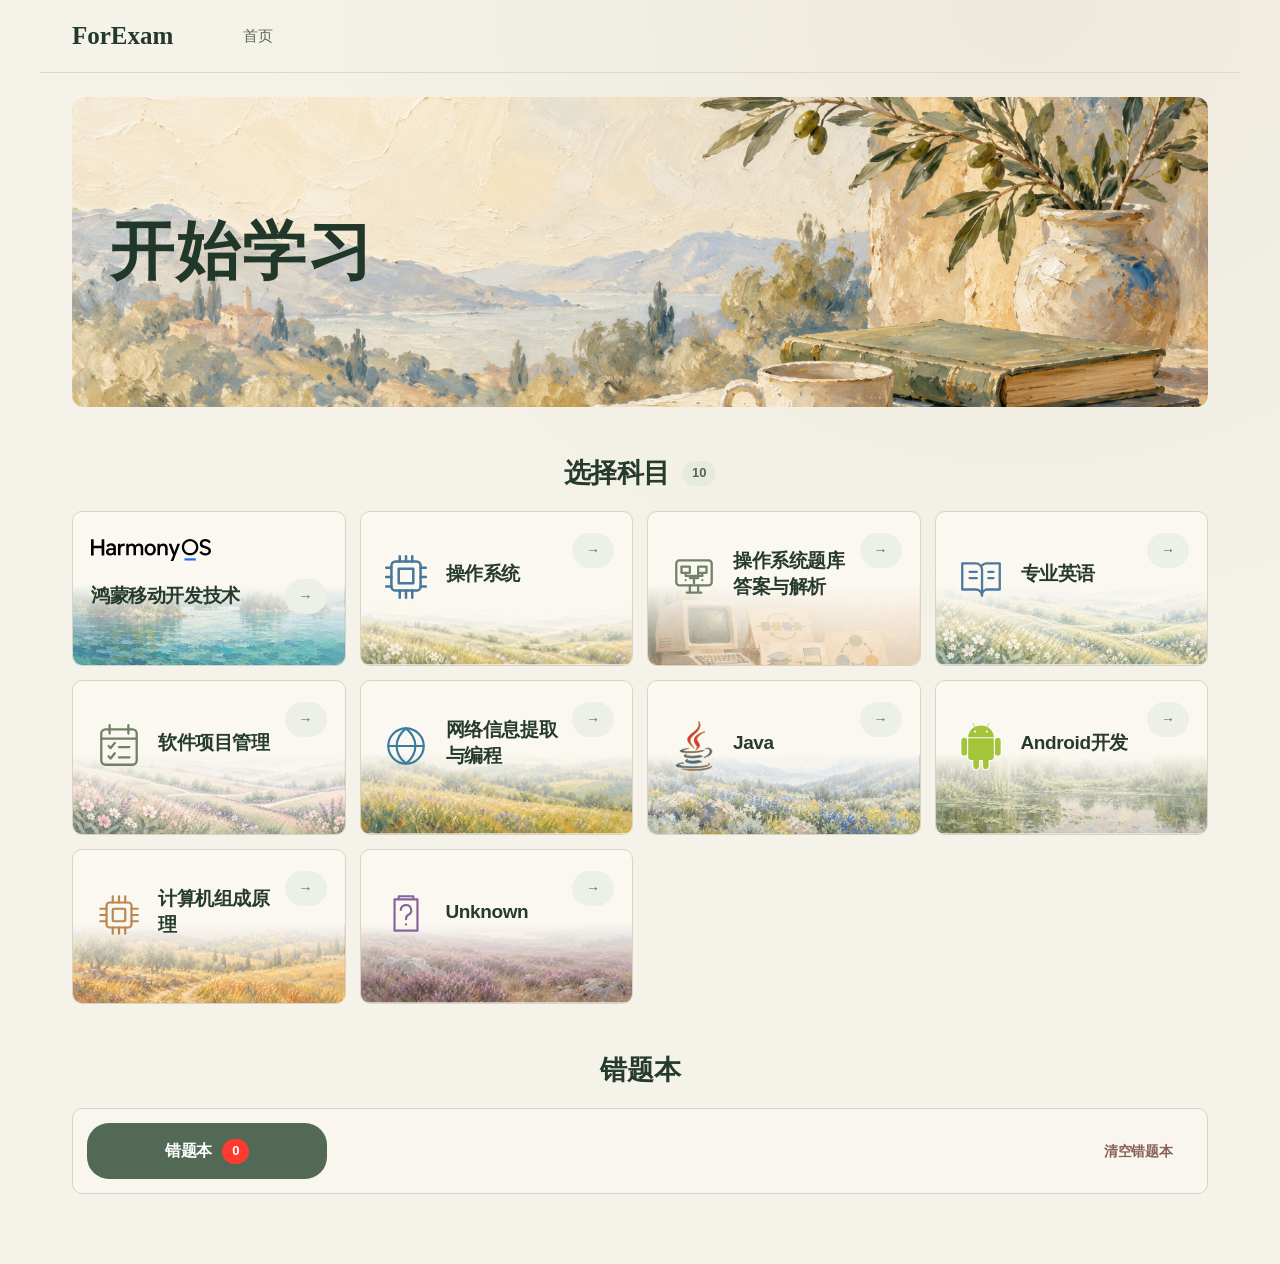
<file: index.html>
<!-- index.html -->
<!DOCTYPE html>
<html lang="zh-CN">
<head>
  <meta charset="UTF-8" />
  <meta name="viewport" content="width=device-width, initial-scale=1.0, viewport-fit=cover" />
  <title>考试自测系统</title>
  <link rel="stylesheet" href="css/style.css?v=20260716-3" />
  <link rel="stylesheet" href="css/oil.css?v=20261102-5" />
</head>
<body>
<div class="scene" aria-hidden="true">
  <div class="orb orb-a"></div>
  <div class="orb orb-b"></div>
  <div class="orb orb-c"></div>
</div>

<header class="site-header"><a class="site-brand" href="index.html">ForExam</a><span>首页</span></header>
<main class="app-shell home-shell">
  <section class="hero-card">
    <h1>开始学习</h1>
  </section>

  <section class="panel">
    <div class="section-title">
      <h2>选择科目</h2>
      <span id="subjectCount" class="badge">3</span>
    </div>
    <div id="subjectList" class="card-grid">
      <a class="subject-card" href="subject.html?subj=web-crawler">
        <div>
          <h3>网络信息提取与编程</h3>
          <p>点击进入科目</p>
        </div>
        <p>开始学习 →</p>
      </a>

      <a class="subject-card" href="subject.html?subj=java">
        <div>
          <h3>Java</h3>
          <p>点击进入科目</p>
        </div>
        <p>开始学习 →</p>
      </a>

      <a class="subject-card" href="subject.html?subj=android-development">
        <div>
          <h3>Android开发</h3>
          <p>点击进入科目</p>
        </div>
        <p>开始学习 →</p>
      </a>
    </div>
  </section>
<section class="mistake-section"><h2>错题本</h2>
<nav class="dock home-dock">
  <button id="mistakeBookBtn" class="dock-btn dock-btn-primary danger-soft" type="button">
    错题本
    <span id="mistakeCount" class="pill">0</span>
  </button>
  <button id="clearMistakesBtn" class="dock-btn dock-btn-ghost clear-btn" type="button">清空错题本</button>
</nav>
</section>
</main>

<script>
  const INDEX_MISTAKE_KEY = "exam_self_test_mistakes_v1";
  const INDEX_RETRY_KEY = "__mistake_retry__";

  function getIndexMistakeCount() {
    try {
      const raw = localStorage.getItem(INDEX_MISTAKE_KEY);
      const data = raw ? JSON.parse(raw) : {};
      return Object.values(data).reduce((sum, list) => {
        return sum + (Array.isArray(list) ? list.length : 0);
      }, 0);
    } catch (error) {
      return 0;
    }
  }

  const mistakeCount = document.querySelector("#mistakeCount");
  const mistakeBookBtn = document.querySelector("#mistakeBookBtn");

  if (mistakeCount) {
    mistakeCount.textContent = String(getIndexMistakeCount());
  }

  if (mistakeBookBtn) {
    mistakeBookBtn.addEventListener("click", () => {
      window.location.href = `exam.html?subj=${encodeURIComponent(INDEX_RETRY_KEY)}&type=mistakes`;
    });
  }

  const clearMistakesBtn = document.querySelector("#clearMistakesBtn");
  if (clearMistakesBtn) {
    clearMistakesBtn.addEventListener("click", () => {
      if (!confirm("确定要清空所有错题吗？此操作不可恢复。")) return;
      localStorage.removeItem(INDEX_MISTAKE_KEY);
      if (mistakeCount) mistakeCount.textContent = "0";
    });
  }
</script>
<script src="js/app.js?v=20261102-5"></script>
</body>
</html>
</file>
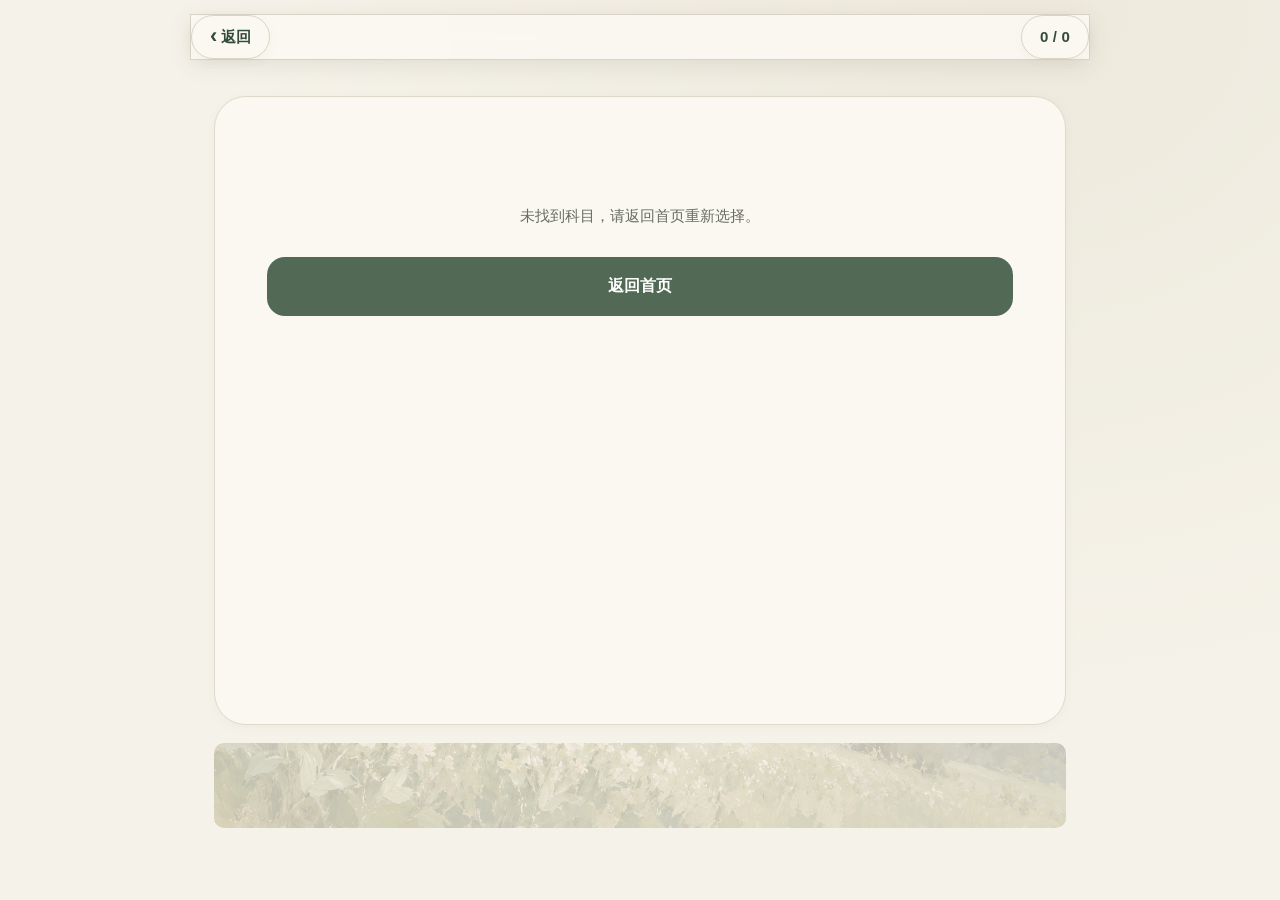
<file: exam.html>
<!-- exam.html -->
<!DOCTYPE html>
<html lang="zh-CN">
<head>
    <meta charset="UTF-8" />
    <meta name="viewport" content="width=device-width, initial-scale=1.0, viewport-fit=cover" />
    <title>开始刷题</title>
    <link rel="stylesheet" href="css/style.css?v=20260716-3" />
  <link rel="stylesheet" href="css/oil.css?v=20261102-5" />
</head>
<body>
<div class="scene" aria-hidden="true">
    <div class="orb orb-a"></div>
    <div class="orb orb-b"></div>
    <div class="orb orb-c"></div>
</div>

<nav class="topbar floating-bar">
    <a id="examBackLink" class="back-link" href="index.html"><span class="chevron">‹</span> 返回</a>
    <div id="progress" class="progress">0 / 0</div>
</nav>

<main class="app-shell exam-shell">
    <section id="examStage" class="exam-card"></section>
</main>

<script src="js/app.js?v=20261102-5"></script>
</body>
</html>
</file>
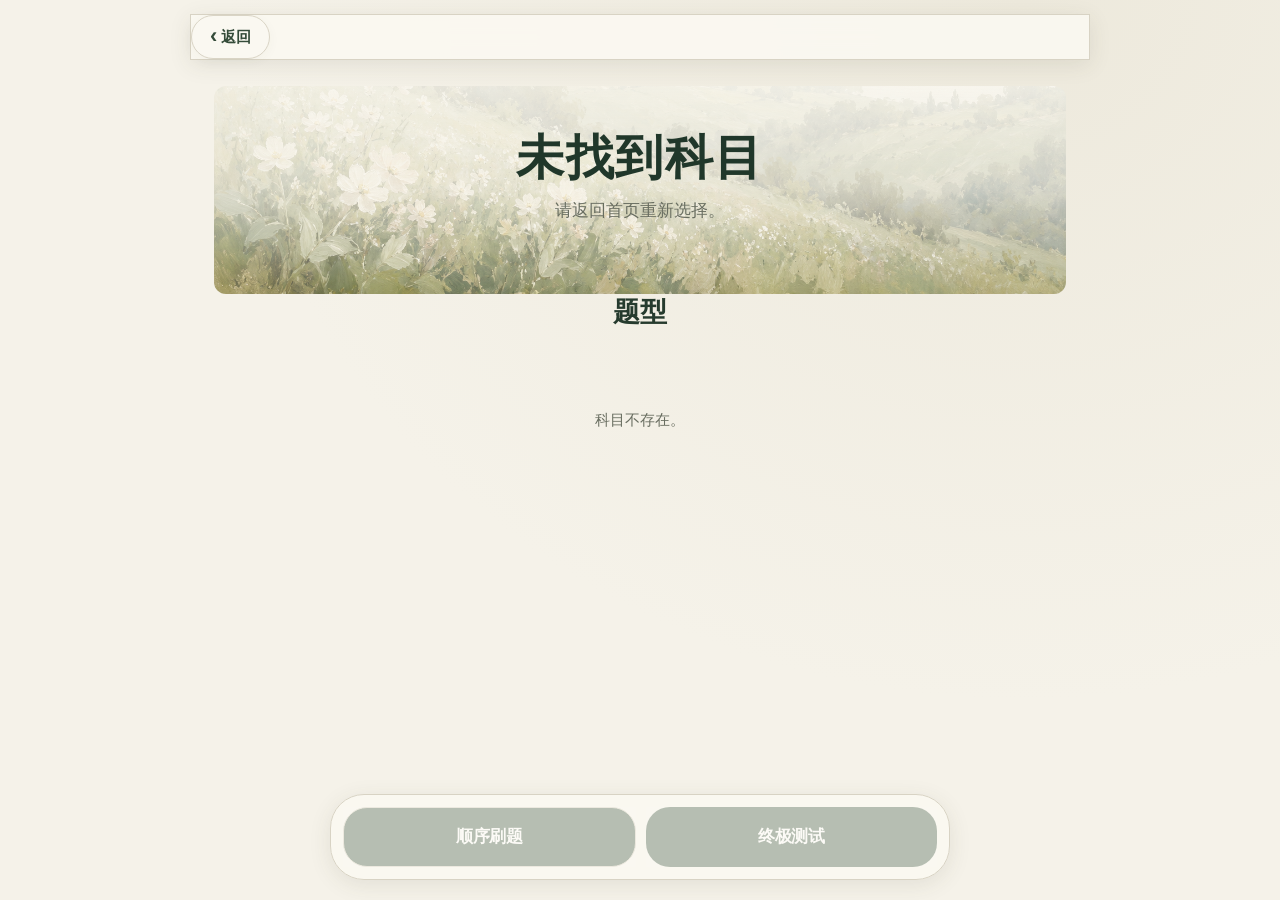
<file: subject.html>
<!-- subject.html -->
<!DOCTYPE html>
<html lang="zh-CN">
<head>
  <meta charset="UTF-8" />
  <meta name="viewport" content="width=device-width, initial-scale=1.0, viewport-fit=cover" />
  <title>科目详情</title>
  <link rel="stylesheet" href="css/style.css?v=20260716-3" />
  <link rel="stylesheet" href="css/oil.css?v=20261102-5" />
</head>
<body>
<div class="scene" aria-hidden="true">
  <div class="orb orb-a"></div>
  <div class="orb orb-b"></div>
  <div class="orb orb-c"></div>
</div>

<nav class="topbar floating-bar">
  <a class="back-link" href="index.html"><span class="chevron">‹</span> 返回</a>
</nav>

<main class="app-shell subject-shell">
  <section class="hero-card">
    <h1 id="subjectName">科目详情</h1>
    <p id="subjectMeta" class="subtext"></p>
  </section>

  <section class="panel">
    <div class="section-title">
      <h2>题型</h2>
    </div>
    <div id="typeList" class="type-list"></div>
  </section>
</main>

<section class="dock study-mode-actions">
  <button id="sequentialStudyBtn" class="sequential-study-btn" type="button">顺序刷题</button>
  <button id="finalTestBtn" class="final-test-btn" type="button">终极测试</button>
</section>

<script src="js/app.js?v=20261102-5"></script>
</body>
</html>
</file>
<file: css/style.css>
/* css/style.css — Liquid Glass / 液态玻璃 · Apple 设计语言
   彩色光斑背景 + 高饱和折射玻璃层 + 大标题排印 + 悬浮 Dock */
* {
    box-sizing: border-box;
}

:root {
    /* 背景与光斑 */
    --bg: #eef0f8;
    --orb-a: rgba(94, 132, 255, 0.55);
    --orb-b: rgba(196, 110, 255, 0.45);
    --orb-c: rgba(64, 210, 255, 0.5);
    --orb-d: rgba(255, 140, 210, 0.35);

    /* 文字 (iOS Label 体系) */
    --ink: #1d1d1f;
    --ink-2: rgba(60, 60, 67, 0.62);
    --ink-3: rgba(60, 60, 67, 0.35);

    /* 强调色 */
    --blue: #007aff;
    --blue-deep: #0060df;
    --green: #248a3d;
    --green-vivid: #34c759;
    --red: #d70015;
    --red-vivid: #ff3b30;

    /* 液态玻璃 */
    --glass: linear-gradient(135deg, rgba(255, 255, 255, 0.62), rgba(255, 255, 255, 0.28));
    --glass-flat: rgba(255, 255, 255, 0.44);
    --glass-thick: linear-gradient(135deg, rgba(255, 255, 255, 0.78), rgba(255, 255, 255, 0.5));
    --glass-border: rgba(255, 255, 255, 0.65);
    --glass-specular: rgba(255, 255, 255, 0.85);
    --glass-blur: blur(28px) saturate(190%);
    --glass-blur-heavy: blur(40px) saturate(200%);

    --tint-blue: rgba(0, 122, 255, 0.14);
    --tint-green: rgba(52, 199, 89, 0.16);
    --tint-green-border: rgba(52, 199, 89, 0.5);
    --tint-red: rgba(255, 59, 48, 0.13);
    --tint-red-border: rgba(255, 59, 48, 0.45);

    --shadow-glass: 0 8px 32px rgba(31, 38, 135, 0.14);
    --shadow-glass-hover: 0 16px 48px rgba(31, 38, 135, 0.22);
    --shadow-dock: 0 12px 48px rgba(31, 38, 135, 0.28);
    --shadow-blue: 0 8px 24px rgba(0, 122, 255, 0.35);

    --sans: -apple-system, BlinkMacSystemFont, "SF Pro Display", "SF Pro Text",
    "Segoe UI", "PingFang SC", "Hiragino Sans GB", "Microsoft YaHei", Arial, sans-serif;

    --r-sheet: 32px;
    --r-card: 26px;
    --r-row: 18px;
    --capsule: 999px;

    --spring: cubic-bezier(0.32, 0.72, 0, 1);
}

@media (prefers-color-scheme: dark) {
    :root {
        --bg: #07070e;
        --orb-a: rgba(64, 96, 255, 0.4);
        --orb-b: rgba(160, 70, 255, 0.32);
        --orb-c: rgba(0, 180, 255, 0.3);
        --orb-d: rgba(255, 90, 190, 0.22);

        --ink: #f5f5f7;
        --ink-2: rgba(235, 235, 245, 0.62);
        --ink-3: rgba(235, 235, 245, 0.32);

        --blue: #0a84ff;
        --blue-deep: #3d9bff;
        --green: #30d158;
        --green-vivid: #30d158;
        --red: #ff453a;
        --red-vivid: #ff453a;

        --glass: linear-gradient(135deg, rgba(70, 70, 96, 0.44), rgba(40, 40, 60, 0.26));
        --glass-flat: rgba(50, 50, 70, 0.36);
        --glass-thick: linear-gradient(135deg, rgba(66, 66, 92, 0.6), rgba(36, 36, 54, 0.44));
        --glass-border: rgba(255, 255, 255, 0.16);
        --glass-specular: rgba(255, 255, 255, 0.28);

        --tint-blue: rgba(10, 132, 255, 0.22);
        --tint-green: rgba(48, 209, 88, 0.2);
        --tint-green-border: rgba(48, 209, 88, 0.5);
        --tint-red: rgba(255, 69, 58, 0.2);
        --tint-red-border: rgba(255, 69, 58, 0.5);

        --shadow-glass: 0 8px 32px rgba(0, 0, 0, 0.45);
        --shadow-glass-hover: 0 16px 48px rgba(0, 0, 0, 0.6);
        --shadow-dock: 0 12px 48px rgba(0, 0, 0, 0.65);
        --shadow-blue: 0 8px 24px rgba(10, 132, 255, 0.4);
    }
}

html,
body {
    width: 100%;
    min-height: 100%;
    margin: 0;
    overflow-x: hidden;
}

body {
    font-family: var(--sans);
    font-size: 17px;
    line-height: 1.47;
    color: var(--ink);
    background: var(--bg);
    -webkit-font-smoothing: antialiased;
    text-rendering: optimizeLegibility;
}

::selection {
    background: var(--blue);
    color: #fff;
}

button,
input,
textarea {
    font: inherit;
}

button,
a {
    -webkit-tap-highlight-color: transparent;
}

a {
    color: inherit;
    text-decoration: none;
}

:focus-visible {
    outline: 2.5px solid var(--blue);
    outline-offset: 3px;
    border-radius: 12px;
}

/* ================== 场景:彩色光斑,玻璃的折射源 ================== */
.scene {
    position: fixed;
    inset: 0;
    z-index: -1;
    overflow: hidden;
    pointer-events: none;
    background:
        radial-gradient(1100px 700px at 85% 108%, var(--orb-d), transparent 65%),
        var(--bg);
}

.orb {
    position: absolute;
    border-radius: 50%;
    filter: blur(70px);
    will-change: transform;
}

.orb-a {
    width: 56vmax;
    height: 56vmax;
    top: -22vmax;
    left: -14vmax;
    background: radial-gradient(circle at 35% 35%, var(--orb-a), transparent 68%);
    animation: drift-a 46s ease-in-out infinite alternate;
}

.orb-b {
    width: 48vmax;
    height: 48vmax;
    top: -10vmax;
    right: -16vmax;
    background: radial-gradient(circle at 60% 40%, var(--orb-b), transparent 68%);
    animation: drift-b 58s ease-in-out infinite alternate;
}

.orb-c {
    width: 52vmax;
    height: 52vmax;
    bottom: -26vmax;
    left: 22vw;
    background: radial-gradient(circle at 50% 50%, var(--orb-c), transparent 68%);
    animation: drift-c 52s ease-in-out infinite alternate;
}

@keyframes drift-a {
    to { transform: translate(9vw, 7vh) scale(1.12); }
}

@keyframes drift-b {
    to { transform: translate(-8vw, 10vh) scale(0.94); }
}

@keyframes drift-c {
    to { transform: translate(-10vw, -6vh) scale(1.08); }
}

/* ================== 布局骨架 ================== */
.app-shell {
    width: min(100%, 900px);
    min-height: 100vh;
    margin: 0 auto;
    padding: 0 24px 72px;
}

.home-shell {
    padding-bottom: 170px; /* 给底部 Dock 留出滚动空间 */
}

.subject-shell {
    padding-top: 86px;
    padding-bottom: 190px;
}

.exam-shell {
    display: flex;
    flex-direction: column;
    gap: 0;
    padding-top: 86px;
}

.sequential-exam-shell {
    padding-bottom: 170px;
}

/* ---- 入场动画 ---- */
@keyframes rise-in {
    from {
        opacity: 0;
        transform: translateY(16px) scale(0.985);
    }
    to {
        opacity: 1;
        transform: translateY(0) scale(1);
    }
}

.hero-card,
.panel,
.question-type,
.question-text,
#questionBody,
.finish-card,
.mistake-filter-bar,
.exam-card {
    animation: rise-in 0.55s var(--spring) both;
}

.panel { animation-delay: 0.06s; }

/* Dock 单独的入场动画,保持水平居中的 translateX */
@keyframes dock-rise {
    from {
        opacity: 0;
        transform: translate(-50%, 24px);
    }
    to {
        opacity: 1;
        transform: translate(-50%, 0);
    }
}

.dock {
    animation: dock-rise 0.55s var(--spring) 0.14s both;
}
.question-text { animation-delay: 0.04s; }
#questionBody { animation-delay: 0.08s; }

/* ================== Hero:居中大标题,Apple Intelligence 渐变 ================== */
.hero-card {
    padding: 84px 0 40px;
    text-align: center;
}

.subject-shell .hero-card,
.exam-shell .hero-card {
    padding-top: 40px;
}

.hero-card h1 {
    margin: 18px auto 14px;
    max-width: 16ch;
    font-size: clamp(40px, 9vw, 76px);
    line-height: 1.02;
    letter-spacing: -0.03em;
    font-weight: 700;
    background: linear-gradient(97deg,
        #0a84ff 0%, #6a5bff 28%, #c44bff 55%, #ff5a8f 80%, #ff9f45 100%);
    -webkit-background-clip: text;
    background-clip: text;
    -webkit-text-fill-color: transparent;
    color: transparent;
}

.eyebrow {
    display: inline-flex;
    align-items: center;
    gap: 8px;
    margin: 0;
    padding: 7px 16px;
    border-radius: var(--capsule);
    background: var(--glass);
    backdrop-filter: var(--glass-blur);
    -webkit-backdrop-filter: var(--glass-blur);
    border: 1px solid var(--glass-border);
    box-shadow: inset 0 1px 1px var(--glass-specular), var(--shadow-glass);
    color: var(--ink-2);
    font-size: 13px;
    font-weight: 600;
    text-transform: uppercase;
    letter-spacing: 0.14em;
}

.eyebrow::before {
    content: "";
    width: 8px;
    height: 8px;
    border-radius: 50%;
    background: linear-gradient(135deg, #0a84ff, #c44bff);
    box-shadow: 0 0 10px rgba(106, 91, 255, 0.8);
}

.subtext {
    margin: 0 auto;
    max-width: 52ch;
    color: var(--ink-2);
    font-size: 17px;
    line-height: 1.6;
}

/* ================== Panel / 标题 ================== */
.panel {
    padding: 26px 0 30px;
}

.section-title {
    display: flex;
    align-items: center;
    justify-content: center;
    gap: 12px;
    margin-bottom: 22px;
}

.section-title h2 {
    margin: 0;
    font-size: 22px;
    font-weight: 700;
    letter-spacing: -0.015em;
    color: var(--ink);
}

.badge,
.pill {
    display: inline-flex;
    align-items: center;
    justify-content: center;
    min-width: 26px;
    height: 25px;
    padding: 0 10px;
    border-radius: var(--capsule);
    background: var(--tint-blue);
    color: var(--blue);
    font-size: 13px;
    font-weight: 700;
    font-variant-numeric: tabular-nums;
}

/* ================== 科目 / 题型:液态玻璃卡片 ================== */
.card-grid,
.type-list {
    display: grid;
    grid-template-columns: repeat(auto-fit, minmax(240px, 1fr));
    gap: 18px;
}

.subject-card,
.type-card {
    position: relative;
    display: flex;
    flex-direction: column;
    justify-content: space-between;
    min-height: 158px;
    padding: 26px 24px 20px;
    border: 1px solid var(--glass-border);
    border-radius: var(--r-card);
    background: var(--glass);
    backdrop-filter: var(--glass-blur);
    -webkit-backdrop-filter: var(--glass-blur);
    box-shadow: inset 0 1px 1px var(--glass-specular),
    inset 0 -1px 1px rgba(255, 255, 255, 0.12),
    var(--shadow-glass);
    overflow: hidden;
    cursor: pointer;
    transition: transform 0.4s var(--spring), box-shadow 0.4s var(--spring);
}

/* 玻璃表面的斜向流光 */
.subject-card::after,
.type-card::after {
    content: "";
    position: absolute;
    top: -60%;
    left: -30%;
    width: 60%;
    height: 220%;
    background: linear-gradient(105deg, transparent, rgba(255, 255, 255, 0.35), transparent);
    transform: translateX(-120%) rotate(8deg);
    transition: transform 0.9s var(--spring);
    pointer-events: none;
}

.subject-card:hover::after,
.type-card:not(.disabled):hover::after {
    transform: translateX(320%) rotate(8deg);
}

.subject-card:hover,
.type-card:not(.disabled):hover {
    transform: translateY(-5px) scale(1.015);
    box-shadow: inset 0 1px 1px var(--glass-specular),
    inset 0 -1px 1px rgba(255, 255, 255, 0.12),
    var(--shadow-glass-hover);
}

.subject-card:active,
.type-card:not(.disabled):active {
    transform: scale(0.975);
    transition-duration: 0.1s;
}

.subject-card h3,
.type-card h3 {
    margin: 0 0 6px;
    font-size: 21px;
    font-weight: 600;
    letter-spacing: -0.02em;
    line-height: 1.25;
    color: var(--ink);
}

.subject-card p,
.type-card p {
    margin: 0;
    color: var(--ink-2);
    font-size: 14px;
    line-height: 1.5;
}

.subject-card > p:last-child,
.type-card > p:last-child {
    display: inline-flex;
    align-items: center;
    align-self: flex-start;
    margin-top: 18px;
    padding: 7px 14px;
    border-radius: var(--capsule);
    background: var(--tint-blue);
    color: var(--blue);
    font-size: 14px;
    font-weight: 600;
    transition: background 0.25s ease, color 0.25s ease;
}

.subject-card:hover > p:last-child,
.type-card:not(.disabled):hover > p:last-child {
    background: var(--blue);
    color: #fff;
}

.type-card.disabled {
    opacity: 0.4;
    cursor: not-allowed;
    pointer-events: none;
    box-shadow: none;
}

.type-card.disabled > p:last-child {
    background: transparent;
    color: var(--ink-3);
    padding-left: 0;
}

/* ================== 悬浮玻璃 Dock(首页错题本 / 科目页模式) ================== */
.dock {
    position: fixed;
    left: 50%;
    bottom: max(20px, env(safe-area-inset-bottom));
    z-index: 40;
    transform: translateX(-50%);
    display: flex;
    align-items: center;
    gap: 10px;
    width: min(calc(100% - 32px), 620px);
    padding: 12px;
    border: 1px solid var(--glass-border);
    border-radius: 34px;
    background: var(--glass-thick);
    backdrop-filter: var(--glass-blur-heavy);
    -webkit-backdrop-filter: var(--glass-blur-heavy);
    box-shadow: inset 0 1px 1.5px var(--glass-specular),
    inset 0 -1px 1px rgba(255, 255, 255, 0.15),
    var(--shadow-dock);
}

.dock-btn {
    flex: 1;
    min-height: 56px;
    padding: 14px 20px;
    border: 0;
    border-radius: 22px;
    font-size: 16px;
    font-weight: 600;
    letter-spacing: -0.01em;
    cursor: pointer;
    transition: background 0.2s ease, color 0.2s ease,
    transform 0.35s var(--spring), box-shadow 0.35s var(--spring);
}

.dock-btn:active {
    transform: scale(0.96);
    transition-duration: 0.1s;
}

.dock-btn-primary,
.danger-soft {
    display: flex;
    align-items: center;
    justify-content: center;
    gap: 10px;
    background: var(--tint-blue);
    color: var(--blue);
}

.dock-btn-primary:hover {
    background: var(--blue);
    color: #fff;
}

.dock-btn-primary:hover .pill {
    background: rgba(255, 255, 255, 0.25);
    color: #fff;
}

.danger-soft .pill {
    background: var(--red-vivid);
    color: #fff;
}

.dock-btn-ghost,
.clear-btn {
    flex: 0 0 auto;
    background: transparent;
    color: var(--ink-2);
    font-size: 14px;
}

.dock-btn-ghost:hover,
.clear-btn:hover {
    background: var(--tint-red);
    color: var(--red);
}

/* 科目页模式 Dock */
.study-mode-actions {
    gap: 10px;
}

.sequential-study-btn,
.final-test-btn {
    flex: 1;
    min-height: 60px;
    border-radius: 24px;
    font-size: 17px;
    font-weight: 600;
    letter-spacing: -0.01em;
    cursor: pointer;
    transition: background 0.2s ease, color 0.2s ease, filter 0.2s ease,
    transform 0.35s var(--spring), box-shadow 0.35s var(--spring);
}

.sequential-study-btn {
    border: 1px solid var(--glass-border);
    background: var(--glass-flat);
    color: var(--ink);
    box-shadow: inset 0 1px 1px var(--glass-specular);
}

.sequential-study-btn:hover:not(:disabled) {
    background: var(--tint-blue);
    color: var(--blue);
}

.sequential-study-btn:active:not(:disabled) {
    transform: scale(0.96);
    transition-duration: 0.1s;
}

.final-test-btn {
    border: 0;
    background: linear-gradient(180deg, #2e95ff, var(--blue) 55%, var(--blue-deep));
    color: #fff;
    box-shadow: inset 0 1px 1px rgba(255, 255, 255, 0.55), var(--shadow-blue);
}

.final-test-btn:hover:not(:disabled) {
    filter: brightness(1.07);
    transform: translateY(-1px);
}

.final-test-btn:active:not(:disabled) {
    transform: scale(0.96);
    filter: brightness(0.97);
    transition-duration: 0.1s;
}

.sequential-study-btn:disabled,
.final-test-btn:disabled {
    cursor: not-allowed;
    opacity: 0.4;
    transform: none;
    box-shadow: none;
}

/* ================== 悬浮顶栏:玻璃胶囊 ================== */
.topbar.floating-bar {
    position: fixed;
    top: max(14px, env(safe-area-inset-top));
    left: 50%;
    z-index: 40;
    transform: translateX(-50%);
    display: flex;
    align-items: center;
    justify-content: space-between;
    gap: 12px;
    width: min(calc(100% - 32px), 900px);
    padding: 0;
    pointer-events: none; /* 容器透明,只有胶囊可点 */
    background: transparent;
    border: 0;
}

.back-link,
.progress {
    pointer-events: auto;
    display: inline-flex;
    align-items: center;
    gap: 4px;
    min-height: 44px;
    padding: 10px 18px;
    border: 1px solid var(--glass-border);
    border-radius: var(--capsule);
    background: var(--glass-thick);
    backdrop-filter: var(--glass-blur-heavy);
    -webkit-backdrop-filter: var(--glass-blur-heavy);
    box-shadow: inset 0 1px 1px var(--glass-specular), var(--shadow-glass);
    font-size: 15px;
    font-weight: 600;
}

.back-link {
    color: var(--blue);
    transition: transform 0.3s var(--spring), background 0.2s ease;
}

.back-link .chevron {
    font-size: 22px;
    line-height: 1;
    margin-top: -2px;
}

.back-link:hover {
    background: var(--tint-blue);
}

.back-link:active {
    transform: scale(0.95);
    transition-duration: 0.1s;
}

.progress {
    color: var(--ink);
    font-variant-numeric: tabular-nums;
    letter-spacing: 0.01em;
}

/* ================== 错题本科目筛选:玻璃分段胶囊 ================== */
.mistake-filter-bar {
    display: flex;
    align-items: stretch;
    gap: 8px;
    padding: 4px 0 8px;
    overflow-x: auto;
    -webkit-overflow-scrolling: touch;
    scrollbar-width: none;
}

.mistake-filter-bar::-webkit-scrollbar {
    display: none;
}

.mistake-filter-btn {
    flex: 0 0 auto;
    min-height: 42px;
    padding: 9px 18px;
    border: 1px solid var(--glass-border);
    border-radius: var(--capsule);
    background: var(--glass-flat);
    backdrop-filter: var(--glass-blur);
    -webkit-backdrop-filter: var(--glass-blur);
    box-shadow: inset 0 1px 1px var(--glass-specular);
    color: var(--ink-2);
    font-size: 14px;
    font-weight: 600;
    cursor: pointer;
    white-space: nowrap;
    transition: background 0.25s ease, color 0.25s ease, transform 0.3s var(--spring);
}

.mistake-filter-btn:hover {
    color: var(--ink);
}

.mistake-filter-btn:active {
    transform: scale(0.95);
    transition-duration: 0.1s;
}

.mistake-filter-btn.active {
    background: var(--blue);
    border-color: transparent;
    color: #fff;
    box-shadow: inset 0 1px 1px rgba(255, 255, 255, 0.4), var(--shadow-blue);
}

.mistake-filter-btn .mistake-filter-count {
    display: inline-flex;
    align-items: center;
    justify-content: center;
    min-width: 20px;
    height: 19px;
    padding: 0 7px;
    margin-left: 8px;
    border-radius: var(--capsule);
    background: rgba(120, 120, 128, 0.18);
    color: inherit;
    font-size: 12px;
    font-weight: 700;
    font-variant-numeric: tabular-nums;
}

.mistake-filter-btn.active .mistake-filter-count {
    background: rgba(255, 255, 255, 0.25);
}

/* ================== 答题舞台:玻璃大面板 ================== */
.exam-card {
    flex: 1;
    margin-top: 10px;
    padding: 34px 32px 38px;
    border: 1px solid var(--glass-border);
    border-radius: var(--r-sheet);
    background: var(--glass);
    backdrop-filter: var(--glass-blur-heavy);
    -webkit-backdrop-filter: var(--glass-blur-heavy);
    box-shadow: inset 0 1px 1.5px var(--glass-specular),
    inset 0 -1px 1px rgba(255, 255, 255, 0.12),
    var(--shadow-glass);
}

/* 顺序刷题:内部有 position:fixed 的底部 Dock,
   卡片上的 backdrop-filter / 残留 transform 会形成包含块把 Dock 困住,
   因此该模式下改用高不透明度玻璃 + 纯透明度入场 */
@keyframes fade-in {
    from { opacity: 0; }
    to { opacity: 1; }
}

.exam-card.sequential-exam-card {
    backdrop-filter: none;
    -webkit-backdrop-filter: none;
    background: var(--glass-thick);
    animation: fade-in 0.5s ease both;
    transform: none;
}

.question-type {
    display: inline-flex;
    align-items: center;
    gap: 8px;
    margin-bottom: 20px;
    padding: 6px 14px;
    border: 0;
    border-radius: var(--capsule);
    background: var(--tint-blue);
    color: var(--blue);
    font-size: 13px;
    font-weight: 600;
    letter-spacing: 0.02em;
}

.question-type::before {
    content: "";
    width: 7px;
    height: 7px;
    border-radius: 50%;
    background: var(--blue);
}

.question-text {
    margin: 0 0 30px;
    font-size: clamp(22px, 4.2vw, 28px);
    line-height: 1.32;
    letter-spacing: -0.022em;
    font-weight: 600;
    white-space: pre-wrap;
    color: var(--ink);
}

/* ================== 选项:玻璃列表行 ================== */
.options {
    display: grid;
    gap: 12px;
    counter-reset: optidx;
}

.option-label {
    position: relative;
    display: flex;
    align-items: center;
    gap: 14px;
    min-height: 58px;
    padding: 15px 18px;
    border: 1px solid var(--glass-border);
    border-radius: var(--r-row);
    background: var(--glass-flat);
    box-shadow: inset 0 1px 1px var(--glass-specular);
    line-height: 1.5;
    font-size: 16px;
    cursor: pointer;
    user-select: none;
    -webkit-user-select: none;
    counter-increment: optidx;
    transition: background 0.18s ease, border-color 0.18s ease,
    transform 0.3s var(--spring), opacity 0.25s ease, box-shadow 0.25s ease;
}

/* 字母序号圆片 */
.options:not(.sequential-options) .option-label::before {
    content: counter(optidx, upper-alpha);
    flex: 0 0 auto;
    display: inline-flex;
    align-items: center;
    justify-content: center;
    width: 32px;
    height: 32px;
    border-radius: 50%;
    background: rgba(120, 120, 128, 0.14);
    font-size: 14px;
    font-weight: 700;
    color: var(--ink-2);
    transition: background 0.18s ease, color 0.18s ease, box-shadow 0.18s ease;
}

.option-label:hover {
    background: var(--tint-blue);
    border-color: rgba(0, 122, 255, 0.35);
}

.option-label:active {
    transform: scale(0.985);
    transition-duration: 0.1s;
}

.option-label:hover::before {
    background: var(--blue);
    color: #fff;
}

/* 隐藏原生 radio/checkbox */
.option-label input {
    position: absolute;
    width: 1px;
    height: 1px;
    margin: 0;
    opacity: 0;
    pointer-events: none;
}

.option-label:not(.correct):not(.wrong):has(input:checked)::before {
    background: var(--blue);
    color: #fff;
    box-shadow: 0 2px 8px rgba(0, 122, 255, 0.45);
}

.option-label:not(.correct):not(.wrong):has(input:checked) {
    border-color: var(--blue);
    background: var(--tint-blue);
}

/* 答对/答错 */
.option-label.correct,
.option-label.correct:hover {
    background: var(--tint-green);
    border-color: var(--tint-green-border);
    color: var(--ink);
    font-weight: 600;
    transform: none;
}

.options:not(.sequential-options) .option-label.correct::before {
    background: var(--green-vivid);
    color: #fff;
    box-shadow: 0 2px 8px rgba(52, 199, 89, 0.5);
}

.option-label.wrong,
.option-label.wrong:hover {
    background: var(--tint-red);
    border-color: var(--tint-red-border);
    transform: none;
}

.options:not(.sequential-options) .option-label.wrong::before {
    background: var(--red-vivid);
    color: #fff;
    box-shadow: 0 2px 8px rgba(255, 59, 48, 0.5);
}

.options:has(.option-label.correct) .option-label:not(.correct):not(.wrong) {
    opacity: 0.45;
}

/* ================== 判断题 ================== */
.tf-grid {
    display: grid;
    grid-template-columns: 1fr 1fr;
    gap: 16px;
}

.tf-btn {
    min-height: 160px;
    border: 1px solid var(--glass-border);
    border-radius: var(--r-card);
    background: var(--glass);
    backdrop-filter: var(--glass-blur);
    -webkit-backdrop-filter: var(--glass-blur);
    box-shadow: inset 0 1px 1px var(--glass-specular), var(--shadow-glass);
    color: var(--ink);
    font-size: clamp(40px, 10vw, 56px);
    font-weight: 600;
    letter-spacing: -0.02em;
    cursor: pointer;
    transition: transform 0.35s var(--spring), background 0.2s ease,
    border-color 0.2s ease, box-shadow 0.35s var(--spring), opacity 0.25s ease;
}

.tf-btn:hover:not(:disabled) {
    transform: translateY(-4px);
    box-shadow: inset 0 1px 1px var(--glass-specular), var(--shadow-glass-hover);
}

.tf-btn:active:not(:disabled) {
    transform: scale(0.96);
    transition-duration: 0.1s;
}

.tf-btn.correct,
.tf-btn.correct:hover {
    background: var(--tint-green);
    border-color: var(--tint-green-border);
    color: var(--green);
    transform: none;
    box-shadow: inset 0 1px 1px var(--glass-specular);
    cursor: default;
}

.tf-btn.wrong,
.tf-btn.wrong:hover {
    background: transparent;
    opacity: 0.35;
    transform: none;
    box-shadow: none;
    cursor: default;
}

/* ================== 操作区按钮 ================== */
.actions {
    display: grid;
    gap: 12px;
    margin-top: 28px;
}

.wide-btn,
.submit-btn,
.next-btn,
.previous-btn,
.answer-btn {
    width: 100%;
    min-height: 56px;
    padding: 15px 22px;
    border: 1px solid var(--glass-border);
    border-radius: var(--r-row);
    background: var(--glass-flat);
    box-shadow: inset 0 1px 1px var(--glass-specular);
    color: var(--ink);
    font-size: 16px;
    font-weight: 600;
    letter-spacing: -0.005em;
    cursor: pointer;
    transition: background 0.2s ease, color 0.2s ease, filter 0.2s ease,
    transform 0.3s var(--spring), box-shadow 0.3s var(--spring), opacity 0.2s ease;
}

.wide-btn:hover,
.answer-btn:hover,
.previous-btn:hover:not(:disabled) {
    background: var(--tint-blue);
    color: var(--blue);
}

.wide-btn:active,
.answer-btn:active,
.previous-btn:active:not(:disabled) {
    transform: scale(0.98);
    transition-duration: 0.1s;
}

.submit-btn,
.next-btn {
    border: 0;
    background: linear-gradient(180deg, #2e95ff, var(--blue) 55%, var(--blue-deep));
    color: #fff;
    box-shadow: inset 0 1px 1px rgba(255, 255, 255, 0.55), var(--shadow-blue);
}

.submit-btn:hover:not(:disabled),
.next-btn:hover:not(:disabled) {
    filter: brightness(1.07);
    transform: translateY(-1px);
}

.submit-btn:active:not(:disabled),
.next-btn:active:not(:disabled) {
    transform: scale(0.98);
    filter: brightness(0.97);
    transition-duration: 0.1s;
}

.submit-btn:disabled,
.previous-btn:disabled,
.next-btn:disabled {
    cursor: not-allowed;
    opacity: 0.4;
    transform: none;
    box-shadow: none;
}

/* ================== 顺序刷题底部导航:液态玻璃 Dock ================== */
.sequential-nav {
    position: fixed;
    right: 50%;
    bottom: max(20px, env(safe-area-inset-bottom));
    transform: translateX(50%);
    z-index: 40;
    width: min(calc(100% - 32px), 860px);
    margin: 0;
    padding: 12px;
    grid-template-columns: minmax(110px, 1fr) minmax(260px, 1.4fr) minmax(110px, 1fr);
    align-items: center;
    gap: 10px;
    border: 1px solid var(--glass-border);
    border-radius: 30px;
    background: var(--glass-thick);
    backdrop-filter: var(--glass-blur-heavy);
    -webkit-backdrop-filter: var(--glass-blur-heavy);
    box-shadow: inset 0 1px 1.5px var(--glass-specular),
    inset 0 -1px 1px rgba(255, 255, 255, 0.15),
    var(--shadow-dock);
}

.sequential-nav .previous-btn,
.sequential-nav .next-btn {
    min-height: 50px;
    border-radius: 20px;
}

.question-jump {
    display: grid;
    grid-template-columns: auto minmax(64px, 1fr) auto;
    align-items: center;
    gap: 8px;
}

.question-jump-label {
    color: var(--ink-2);
    font-size: 13px;
    font-weight: 600;
}

.question-jump-input {
    width: 100%;
    min-width: 0;
    min-height: 48px;
    padding: 8px 10px;
    border: 1px solid var(--glass-border);
    border-radius: 16px;
    color: var(--ink);
    background: rgba(120, 120, 128, 0.12);
    text-align: center;
    font-weight: 700;
    font-variant-numeric: tabular-nums;
    outline: none;
    transition: border-color 0.16s ease, box-shadow 0.16s ease, background 0.16s ease;
    appearance: textfield;
    -moz-appearance: textfield;
}

.question-jump-input::-webkit-outer-spin-button,
.question-jump-input::-webkit-inner-spin-button {
    -webkit-appearance: none;
    margin: 0;
}

.question-jump-input:focus {
    border-color: var(--blue);
    background: transparent;
    box-shadow: 0 0 0 4px var(--tint-blue);
}

.question-jump-btn {
    min-height: 48px;
    padding: 8px 20px;
    border: 0;
    border-radius: 16px;
    color: #fff;
    background: linear-gradient(180deg, #2e95ff, var(--blue) 55%, var(--blue-deep));
    box-shadow: inset 0 1px 1px rgba(255, 255, 255, 0.55), var(--shadow-blue);
    font-size: 14px;
    font-weight: 600;
    cursor: pointer;
    transition: filter 0.16s ease, transform 0.3s var(--spring);
}

.question-jump-btn:hover {
    filter: brightness(1.07);
}

.question-jump-btn:active {
    transform: scale(0.95);
    transition-duration: 0.1s;
}

/* ================== 顺序刷题选项 / 答案 ================== */
.sequential-options {
    margin-bottom: 24px;
}

.sequential-option {
    cursor: default;
}

.sequential-option:hover {
    background: var(--glass-flat);
    border-color: var(--glass-border);
    transform: none;
}

.sequential-option:active {
    transform: none;
}

.sequential-option.correct,
.sequential-option.correct:hover {
    background: var(--tint-green);
    border-color: var(--tint-green-border);
    font-weight: 600;
}

.sequential-options:has(.sequential-option.correct) .sequential-option:not(.correct) {
    opacity: 0.45;
}

.option-prefix {
    flex: 0 0 auto;
    display: inline-flex;
    align-items: center;
    justify-content: center;
    width: 32px;
    height: 32px;
    border-radius: 50%;
    background: rgba(120, 120, 128, 0.14);
    color: var(--ink-2);
    font-size: 14px;
    font-weight: 700;
}

.sequential-option.correct .option-prefix {
    background: var(--green-vivid);
    color: #fff;
    box-shadow: 0 2px 8px rgba(52, 199, 89, 0.5);
}

.sequential-answer-box {
    display: grid;
}

/* ================== 反馈 ================== */
.feedback {
    margin-top: 26px;
    padding: 20px 22px;
    border: 1px solid var(--glass-border);
    border-radius: var(--r-card);
    background: var(--glass-flat);
    box-shadow: inset 0 1px 1px var(--glass-specular);
    line-height: 1.6;
    font-size: 15px;
    animation: rise-in 0.45s var(--spring) both;
}

.feedback.success {
    border-color: var(--tint-green-border);
    background: var(--tint-green);
}

.feedback.error {
    border-color: var(--tint-red-border);
    background: var(--tint-red);
}

.feedback .feedback-message {
    font-size: 16px;
    font-weight: 700;
    letter-spacing: -0.01em;
}

.feedback.success .feedback-message {
    color: var(--green);
}

.feedback.error .feedback-message {
    color: var(--red);
}

.feedback strong,
.answer-box strong,
.feedback b,
.answer-box b {
    font-weight: 700;
}

/* ================== 答案与解析 ================== */
.answer-box {
    display: none;
    grid-template-columns: 1fr;
    gap: 14px;
    margin-top: 16px;
    padding: 0;
    background: transparent;
    border: 0;
    width: 100%;
}

.answer-box.show {
    display: grid;
    animation: rise-in 0.45s var(--spring) both;
}

.answer-section {
    display: block;
    width: 100%;
    height: auto;
    min-height: 0;
    max-height: none;
    overflow: visible;
    padding: 18px 20px;
    margin: 0;
    border: 1px solid var(--glass-border);
    border-radius: var(--r-row);
    background: var(--glass-flat);
    box-shadow: inset 0 1px 1px var(--glass-specular);
    white-space: normal;
}

.answer-section-main {
    border-color: var(--tint-green-border);
    background: var(--tint-green);
}

.answer-section-explanation {
    background: var(--tint-blue);
    border-color: rgba(0, 122, 255, 0.28);
}

.answer-section-label {
    display: inline-flex;
    align-items: center;
    margin: 0 0 6px;
    padding: 0;
    color: var(--ink-2);
    font-size: 12px;
    font-weight: 700;
    text-transform: uppercase;
    letter-spacing: 0.1em;
}

.answer-section-main .answer-section-label {
    color: var(--green);
}

.answer-section-explanation .answer-section-label {
    color: var(--blue);
}

.answer-section-content {
    display: block;
    margin: 2px 0 0;
    padding: 0;
    overflow: visible;
    white-space: pre-wrap;
}

.answer-section-main .answer-section-content {
    font-size: 17px;
    line-height: 1.55;
    font-weight: 600;
    letter-spacing: -0.01em;
}

.answer-section-explanation .answer-section-content {
    font-size: 15px;
    line-height: 1.7;
    font-weight: 400;
    color: var(--ink-2);
}

/* ================== 空状态 / 完成页 ================== */
.empty-state {
    padding: 56px 20px;
    text-align: center;
    color: var(--ink-2);
    font-size: 15px;
    line-height: 1.8;
}

.finish-card {
    text-align: center;
    padding: 34px 0 12px;
}

.finish-card h2 {
    margin: 0 0 14px;
    font-size: clamp(32px, 6.5vw, 48px);
    font-weight: 700;
    letter-spacing: -0.03em;
    background: linear-gradient(97deg,
        #0a84ff 0%, #6a5bff 30%, #c44bff 60%, #ff5a8f 90%);
    -webkit-background-clip: text;
    background-clip: text;
    -webkit-text-fill-color: transparent;
    color: transparent;
}

.finish-card p {
    color: var(--ink-2);
    line-height: 1.7;
}

.finish-card .actions {
    max-width: 420px;
    margin: 28px auto 0;
}

/* ================== 简答/填空:答案完全展开 ================== */
#questionBody .answer-section,
#answerBox .answer-section {
    height: auto;
    max-height: none;
    min-height: 0;
    overflow: visible;
}

#questionBody .answer-section-content,
#answerBox .answer-section-content {
    display: block;
    height: auto;
    max-height: none;
    overflow: visible;
    white-space: pre-wrap;
}

/* ================== 响应式 ================== */
@media (max-width: 560px) {
    .app-shell {
        padding-left: 16px;
        padding-right: 16px;
    }

    .home-shell {
        padding-bottom: 190px;
    }

    .subject-shell {
        padding-top: 76px;
        padding-bottom: 200px;
    }

    .exam-shell {
        padding-top: 76px;
    }

    .hero-card {
        padding: 46px 0 30px;
    }

    .panel {
        padding: 20px 0 24px;
    }

    .exam-card {
        padding: 26px 18px 30px;
        border-radius: var(--r-card);
    }

    .card-grid,
    .type-list {
        grid-template-columns: 1fr;
        gap: 14px;
    }

    .dock {
        width: calc(100% - 20px);
        padding: 10px;
        border-radius: 28px;
    }

    .study-mode-actions {
        flex-direction: row; /* 两个大按钮并排,窄屏仍可容纳 */
    }

    .sequential-study-btn,
    .final-test-btn {
        font-size: 16px;
        min-height: 56px;
    }

    .sequential-exam-shell {
        padding-bottom: 210px;
    }

    .sequential-nav {
        width: calc(100% - 20px);
        padding: 10px;
        grid-template-columns: 1fr 1fr;
        gap: 8px;
        border-radius: 24px;
    }

    .sequential-nav .previous-btn {
        grid-column: 1;
        grid-row: 2;
    }

    .sequential-nav .next-btn {
        grid-column: 2;
        grid-row: 2;
    }

    .question-jump {
        grid-column: 1 / -1;
        grid-row: 1;
    }

    .tf-btn {
        min-height: 124px;
    }

    .option-label {
        min-height: 58px;
    }

    .orb {
        filter: blur(50px);
    }
}

/* ================== 无障碍偏好 ================== */
@media (prefers-reduced-motion: reduce) {
    *,
    *::before,
    *::after {
        animation: none !important;
        transition: none !important;
    }

    .orb {
        animation: none !important;
    }
}

@media (prefers-reduced-transparency: reduce) {
    .eyebrow,
    .subject-card,
    .type-card,
    .dock,
    .back-link,
    .progress,
    .exam-card,
    .tf-btn,
    .mistake-filter-btn,
    .sequential-nav,
    .sequential-study-btn {
        background: var(--bg);
        backdrop-filter: none;
        -webkit-backdrop-filter: none;
    }

    .scene .orb {
        display: none;
    }
}

@media (prefers-contrast: more) {
    :root {
        --glass-border: rgba(0, 0, 0, 0.5);
    }

    .subject-card,
    .type-card,
    .option-label,
    .exam-card,
    .tf-btn,
    .dock,
    .back-link,
    .progress,
    .sequential-nav {
        background: var(--bg);
        backdrop-filter: none;
        -webkit-backdrop-filter: none;
    }

    .hero-card h1,
    .finish-card h2 {
        background: none;
        -webkit-text-fill-color: currentColor;
        color: var(--ink);
    }

    .scene .orb {
        display: none;
    }
}
</file>
<file: css/oil.css>
/* 安静的画布与油画配色 */
:root {
  color-scheme: light;
  --bg: #f5f2e9; --ink: #23372d; --ink-2: #686d60; --ink-3: #8b8e81;
  --blue: #566f5b; --blue-deep: #344d3d; --green: #55735b; --red: #a65d50;
  --glass: #faf8f1; --glass-flat: #f6f4ec; --glass-thick: #faf8f1;
  --glass-border: #d9d4c5; --glass-specular: transparent;
  --glass-blur: none; --glass-blur-heavy: none;
  --shadow-glass: 0 3px 12px rgba(73, 68, 51, .04);
  --shadow-glass-hover: 0 8px 24px rgba(73, 68, 51, .1);
  --shadow-dock: 0 5px 22px rgba(73, 68, 51, .1); --shadow-blue: none;
  --tint-blue: #e8eee5; --tint-green: #e8eee5; --tint-red: #f6e9e3;
}
body { background: #f5f2e9; color: var(--ink); }
.scene { background: radial-gradient(ellipse at 80% 0%, #ede9dc, transparent 55%), #f5f2e9; }
.orb { display: none; }
.site-header { max-width: 1200px; margin: 0 auto; padding: 22px 32px; display: flex; align-items: center; gap: 70px; border-bottom: 1px solid #dcd8ca; color: #5a695b; font-size: 15px; }
.site-brand { font: 700 25px Georgia, serif; color: #24392d; }
.app-shell { width: min(100%, 1200px); }
.home-shell { padding: 0 32px 70px; min-height: auto; }
.home-shell .hero-card { min-height: 310px; display: flex; align-items: center; padding: 42px 38px; margin: 24px 0 48px; border-radius: 12px; background: linear-gradient(90deg, rgba(247,243,232,.18), transparent 70%), url('../assets/art-hero.png') center / cover; overflow: hidden; }
.hero-card h1 { color: #20372a; font-family: Georgia, 'Songti SC', 'STSong', serif; font-size: clamp(38px, 5vw, 64px); letter-spacing: .03em; }
.home-shell .panel, .subject-shell .panel { padding: 0; background: none; border: 0; box-shadow: none; backdrop-filter: none; }
.section-title { margin-bottom: 20px; }
.section-title h2, .mistake-section h2 { font: 600 27px Georgia, 'Songti SC', serif; color: #263b2e; }
.badge, .pill { background: #e7eadf; color: #526754; box-shadow: none; }
.card-grid { grid-template-columns: repeat(auto-fit, minmax(245px, 1fr)); gap: 14px; }
.subject-card, .type-card { min-height: 125px; border: 1px solid #d8d3c4; border-radius: 10px; background: rgba(250,248,241,.7); box-shadow: none; backdrop-filter: none; padding: 24px; }
.subject-card::after, .type-card::after { display: none; }
.subject-card:hover, .type-card:not(.disabled):hover { transform: translateY(-3px); background: #fffdf7; border-color: #a6b19e; box-shadow: var(--shadow-glass-hover); }
.subject-card h3, .type-card h3 { color: #263b2e; font-size: 19px; }
.subject-card > p:last-child, .type-card > p:last-child { color: #596e59; background: #edf0e7; box-shadow: none; }
.mistake-section { margin-top: 48px; }
.mistake-section h2 { margin: 0 0 20px; }
.home-dock { position: static; transform: none; width: 100%; max-width: none; display: flex; justify-content: space-between; padding: 14px; border-radius: 10px; border: 1px solid #d8d3c4; background: rgba(250,248,241,.7); box-shadow: none; backdrop-filter: none; }
.home-dock .dock-btn-primary { background: #526a55; color: white; box-shadow: none; }
.home-dock .clear-btn { color: #8a6158; }
.subject-shell, .exam-shell { max-width: 900px; }
.subject-shell .hero-card { padding: 25px 0 30px; }
.subject-shell .hero-card h1 { font-size: clamp(34px, 5vw, 48px); }
.type-card { min-height: 130px; }
.topbar.floating-bar, .study-mode-actions { background: rgba(250,248,241,.94); border: 1px solid #d8d3c4; box-shadow: var(--shadow-dock); backdrop-filter: blur(12px); }
.back-link, .progress { color: #344b39; }
.exam-card, .exam-card.sequential-exam-card, .finish-card, .mistake-filter-bar { background: #faf8f1; border: 1px solid #ded9ca; box-shadow: var(--shadow-glass); backdrop-filter: none; }
.question-type { color: #526a55; background: #e8eee5; box-shadow: none; }
.question-text { color: #24362c; }
.option-label, .tf-btn, .answer-box, .answer-section { background: #f8f6ef; border-color: #dcd7c8; box-shadow: none; color: #283b2e; }
.option-label:hover, .tf-btn:hover:not(:disabled) { background: #eef1e9; border-color: #aab8a4; }
.submit-btn, .next-btn, .sequential-study-btn, .final-test-btn { background: #526a55; color: #fff; box-shadow: none; }
.answer-section-content { color: #354438; }
@media (max-width: 560px) {
 .site-header { padding: 18px 20px; gap: 40px; }
 .home-shell { padding: 0 20px 48px; }
 .home-shell .hero-card { min-height: 230px; padding: 24px; margin: 18px 0 36px; background-position: 62% center; }
 .home-shell .hero-card h1 { font-size: 39px; text-shadow: 0 1px 8px #f8f4e9; }
 .card-grid { grid-template-columns: 1fr; }
 .subject-card { min-height: 95px; }
 .mistake-section { margin-top: 36px; }
 .home-dock { position: static; width: 100%; transform: none; }
}
.hero-card h1 { background: none; -webkit-background-clip: initial; background-clip: initial; -webkit-text-fill-color: #20372a; color: #20372a; }
.home-shell .hero-card h1 { margin: 0; }
.subject-card { flex-direction: row; align-items: center; gap: 12px; }
.subject-card > p:last-child { flex: none; margin: 0; }
/* 首页错题栏处于正常文档流，不使用悬浮栏入场位移 */
.home-dock { left: auto; bottom: auto; margin: 0 auto; animation: fade-in .4s ease both; transform: none; }
.mistake-section h2 { text-align: center; }
.home-dock .dock-btn-primary { flex: 0 1 240px; }
.home-dock .clear-btn { flex: 0 0 auto; }
.subject-card { position: relative; min-height: 145px; padding: 20px 18px 35px; isolation: isolate; background: #faf8f1; }
.subject-card::before { content: ''; position: absolute; z-index: -1; inset: auto 0 0; height: 48%; background: linear-gradient(to bottom, #faf8f1 0%, rgba(250,248,241,.12) 85%), url('../assets/art-interior.png') center bottom / cover; opacity: .7; pointer-events: none; }
.subject-card:hover { background: #faf8f1; }
.subject-card-name { flex: 1; min-width: 0; }
.subject-card h3 { line-height: 1.35; overflow-wrap: anywhere; }
.subject-mark { flex: 0 0 46px; width: 46px; height: 46px; display: grid; place-items: center; color: #6c8065; }
.subject-mark svg { width: 42px; height: 42px; fill: none; stroke: currentColor; stroke-width: 2.1; stroke-linecap: round; stroke-linejoin: round; }
.subject-card[data-subject="java"] .subject-mark { color: #ad7843; }
.subject-card[data-subject="android-development"] .subject-mark { color: #78945e; }
.subject-card[data-subject="harmonyos-development"] .subject-mark { color: #5d7f93; }
.subject-card[data-subject="computer-organization"] .subject-mark { color: #8a7965; }
.subject-card[data-subject="unknown"] .subject-mark { color: #8b7e92; }
.subject-shell .hero-card { position: relative; overflow: hidden; padding: 30px 20px 70px; border-radius: 12px; background: linear-gradient(to bottom, rgba(250,248,241,.88) 0%, rgba(250,248,241,.72) 50%, rgba(250,248,241,.2) 100%), url('../assets/art-interior.png') center bottom / cover; }
.subject-shell .hero-card h1, .subject-shell .hero-card .subtext { position: relative; }
.exam-shell::after { content: ''; display: block; height: 85px; margin: 18px 0 0; background: url('../assets/art-interior.png') center bottom / cover; opacity: .28; border-radius: 10px; pointer-events: none; }
.sequential-exam-shell::after { margin-bottom: 100px; }
@media (max-width: 560px) {
 .home-dock { gap: 8px; padding: 10px; }
 .home-dock .dock-btn-primary { flex: 1 1 auto; min-width: 0; }
 .home-dock .clear-btn { padding: 12px; font-size: 14px; }
 .subject-card { min-height: 110px; padding: 16px 16px 24px; }
 .subject-card::before { height: 52%; }
 .subject-mark { flex-basis: 40px; width: 40px; height: 40px; }
 .subject-mark svg { width: 36px; height: 36px; }
 .subject-shell .hero-card { padding: 28px 16px 54px; }
 .subject-shell .hero-card h1 { font-size: clamp(28px, 8vw, 40px); overflow-wrap: anywhere; }
 .exam-shell::after { height: 56px; }
}
/* 每张科目卡都有独立景色与清晰的科目标识 */
.subject-card { min-height: 155px; padding: 21px 18px 45px; }
.subject-card::before { height: 52%; background-position: center bottom; opacity: .85; }
.subject-mark { width: 55px; height: 55px; flex-basis: 55px; color: #456f9a; }
.subject-mark svg, .subject-mark img { width: 50px; height: 50px; object-fit: contain; }
.subject-card[data-subject="web-crawler"] .subject-mark { color: #397c9c; }
.subject-card[data-subject="computer-organization"] .subject-mark { color: #bd8550; }
.subject-card[data-subject="unknown"] .subject-mark { color: #86659c; }
.subject-card[data-subject="harmonyos-development"] { flex-wrap: wrap; column-gap: 12px; }
.subject-card[data-subject="harmonyos-development"] .subject-mark { width: 100%; height: 27px; flex: 0 0 100%; justify-content: start; }
.subject-card[data-subject="harmonyos-development"] .subject-mark img { width: 120px; height: auto; max-height: 26px; object-position: left center; }
.subject-card[data-subject="harmonyos-development"] .subject-card-name { flex: 1; }
@media (max-width: 560px) {
 .subject-card { min-height: 120px; padding: 16px 16px 31px; }
 .subject-mark { width: 48px; height: 48px; flex-basis: 48px; }
 .subject-mark svg, .subject-mark img { width: 44px; height: 44px; }
 .subject-card[data-subject="harmonyos-development"] .subject-mark { height: 20px; }
 .subject-card[data-subject="harmonyos-development"] .subject-mark img { width: 100px; max-height: 20px; }
}
.subject-card[data-subject="web-crawler"] { --subject-art: url('../assets/art-web.png'); }
.subject-card[data-subject="java"] { --subject-art: url('../assets/art-java.png'); }
.subject-card[data-subject="android-development"] { --subject-art: url('../assets/art-android.png'); }
.subject-card[data-subject="computer-organization"] { --subject-art: url('../assets/art-computer.png'); }
.subject-card[data-subject="unknown"] { --subject-art: url('../assets/art-unknown.png'); }
.subject-card[data-subject="harmonyos-development"] { --subject-art: url('../assets/art-harmony.png'); }
.subject-card::before { background-image: linear-gradient(to bottom, #faf8f1 0%, rgba(250,248,241,.1) 80%), var(--subject-art, url('../assets/art-interior.png')); }
.subject-card[data-subject="operating-systems"] { --subject-art: url('../assets/art-operating-systems.jpg'); }
.subject-card[data-subject="professional-english"] { --subject-art: url('../assets/art-professional-english.jpg'); }
.subject-card[data-subject="software-project-management"] { --subject-art: url('../assets/art-software-project-management.jpg'); }
.subject-card[data-subject="operating-systems"] .subject-mark { color: #47779b; }
.subject-card[data-subject="professional-english"] .subject-mark { color: #4e789e; }
.subject-card[data-subject="software-project-management"] .subject-mark { color: #718164; }
.subject-card[data-subject="operating-systems-review"]::before { background-image: linear-gradient(to bottom, #faf8f1 0%, rgba(250,248,241,.22) 85%), url('../assets/art-operating-systems-review.png'); background-position: center 56%; }
.subject-card[data-subject="operating-systems-review"] .subject-mark { color: #738263; }
</file>
